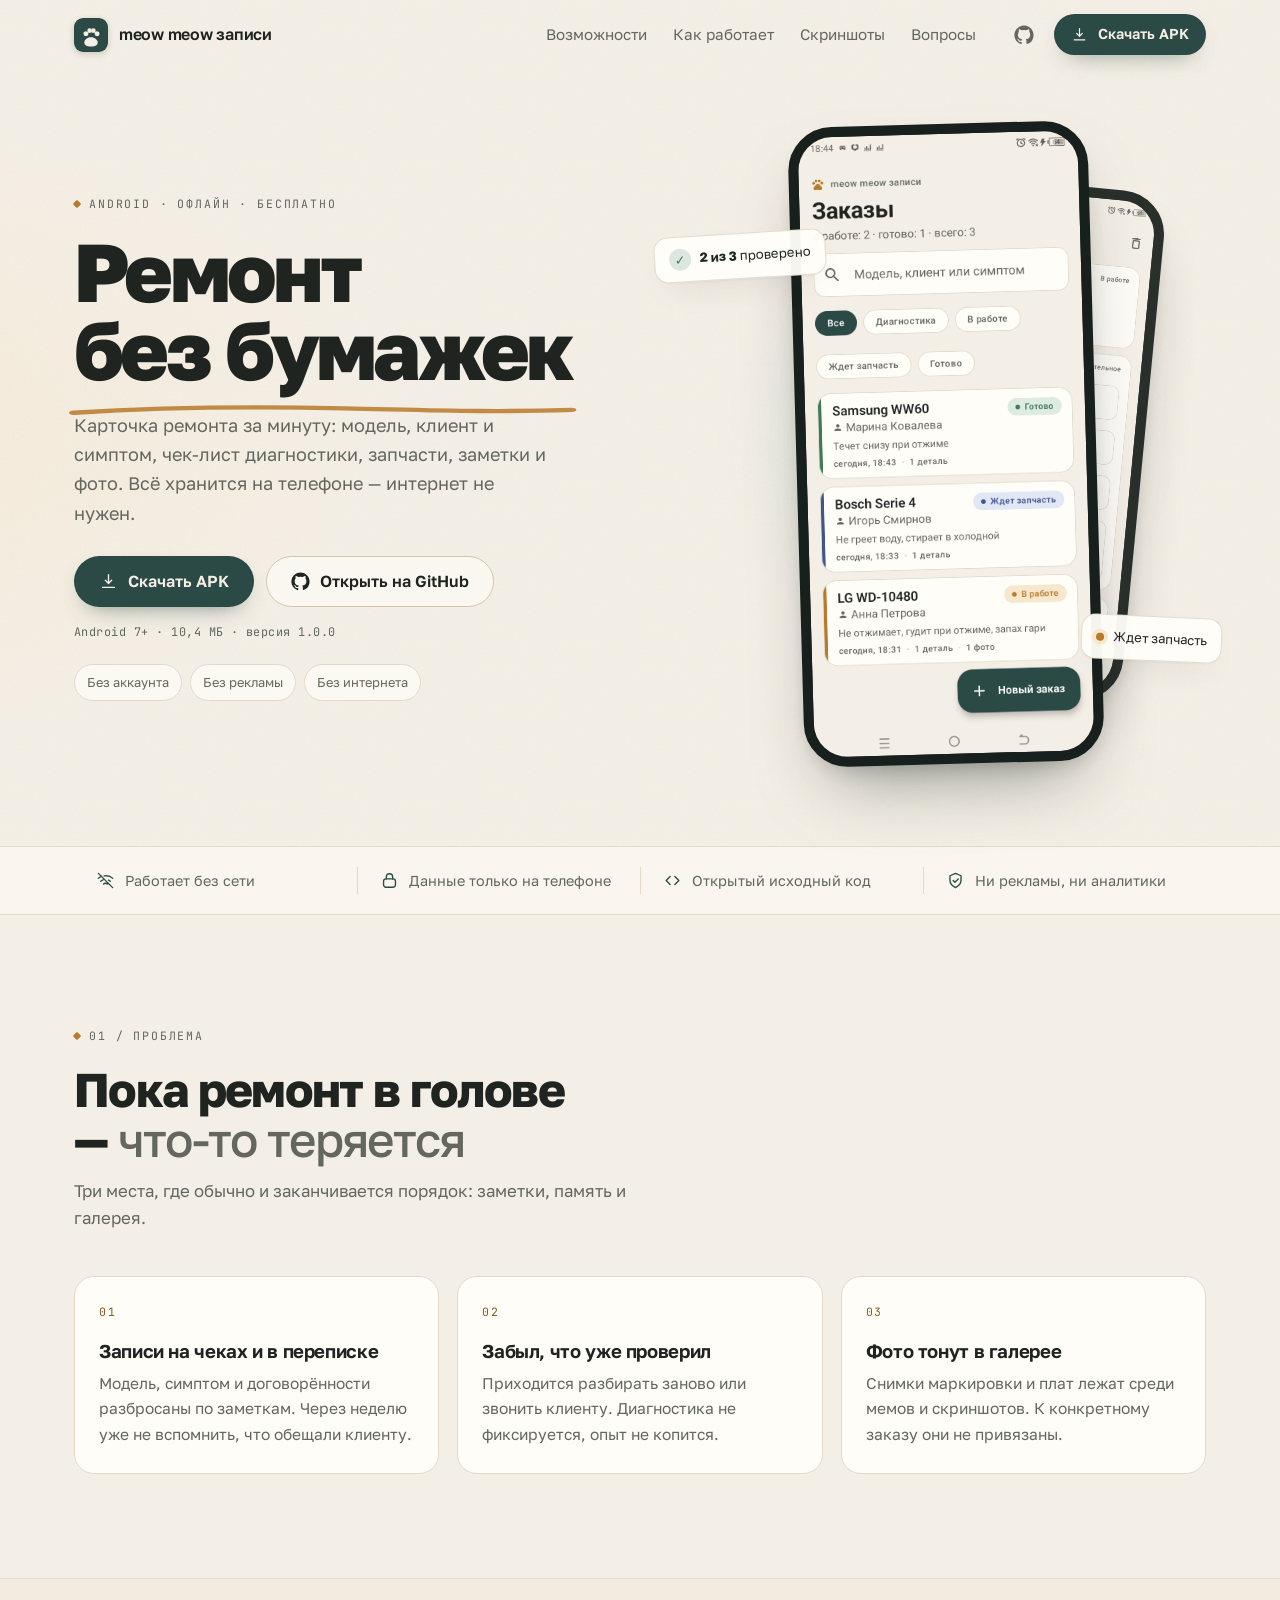
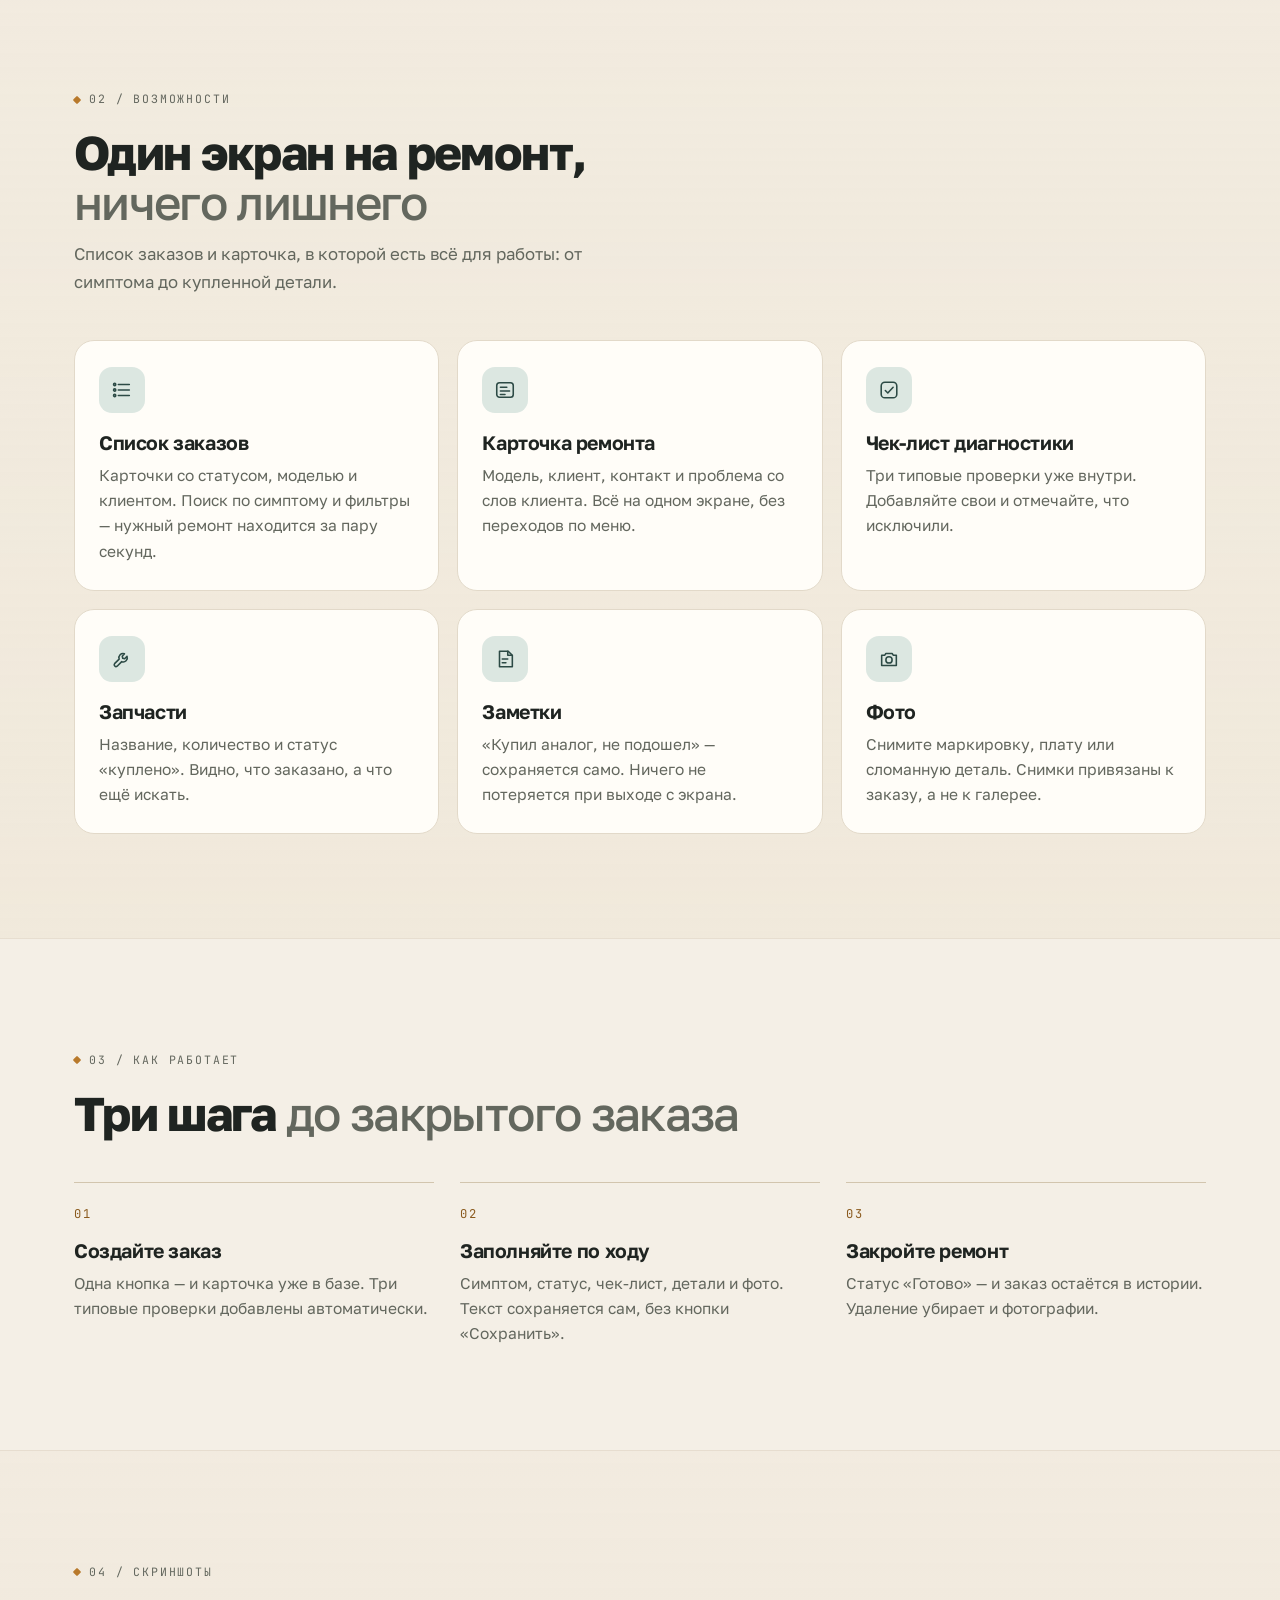
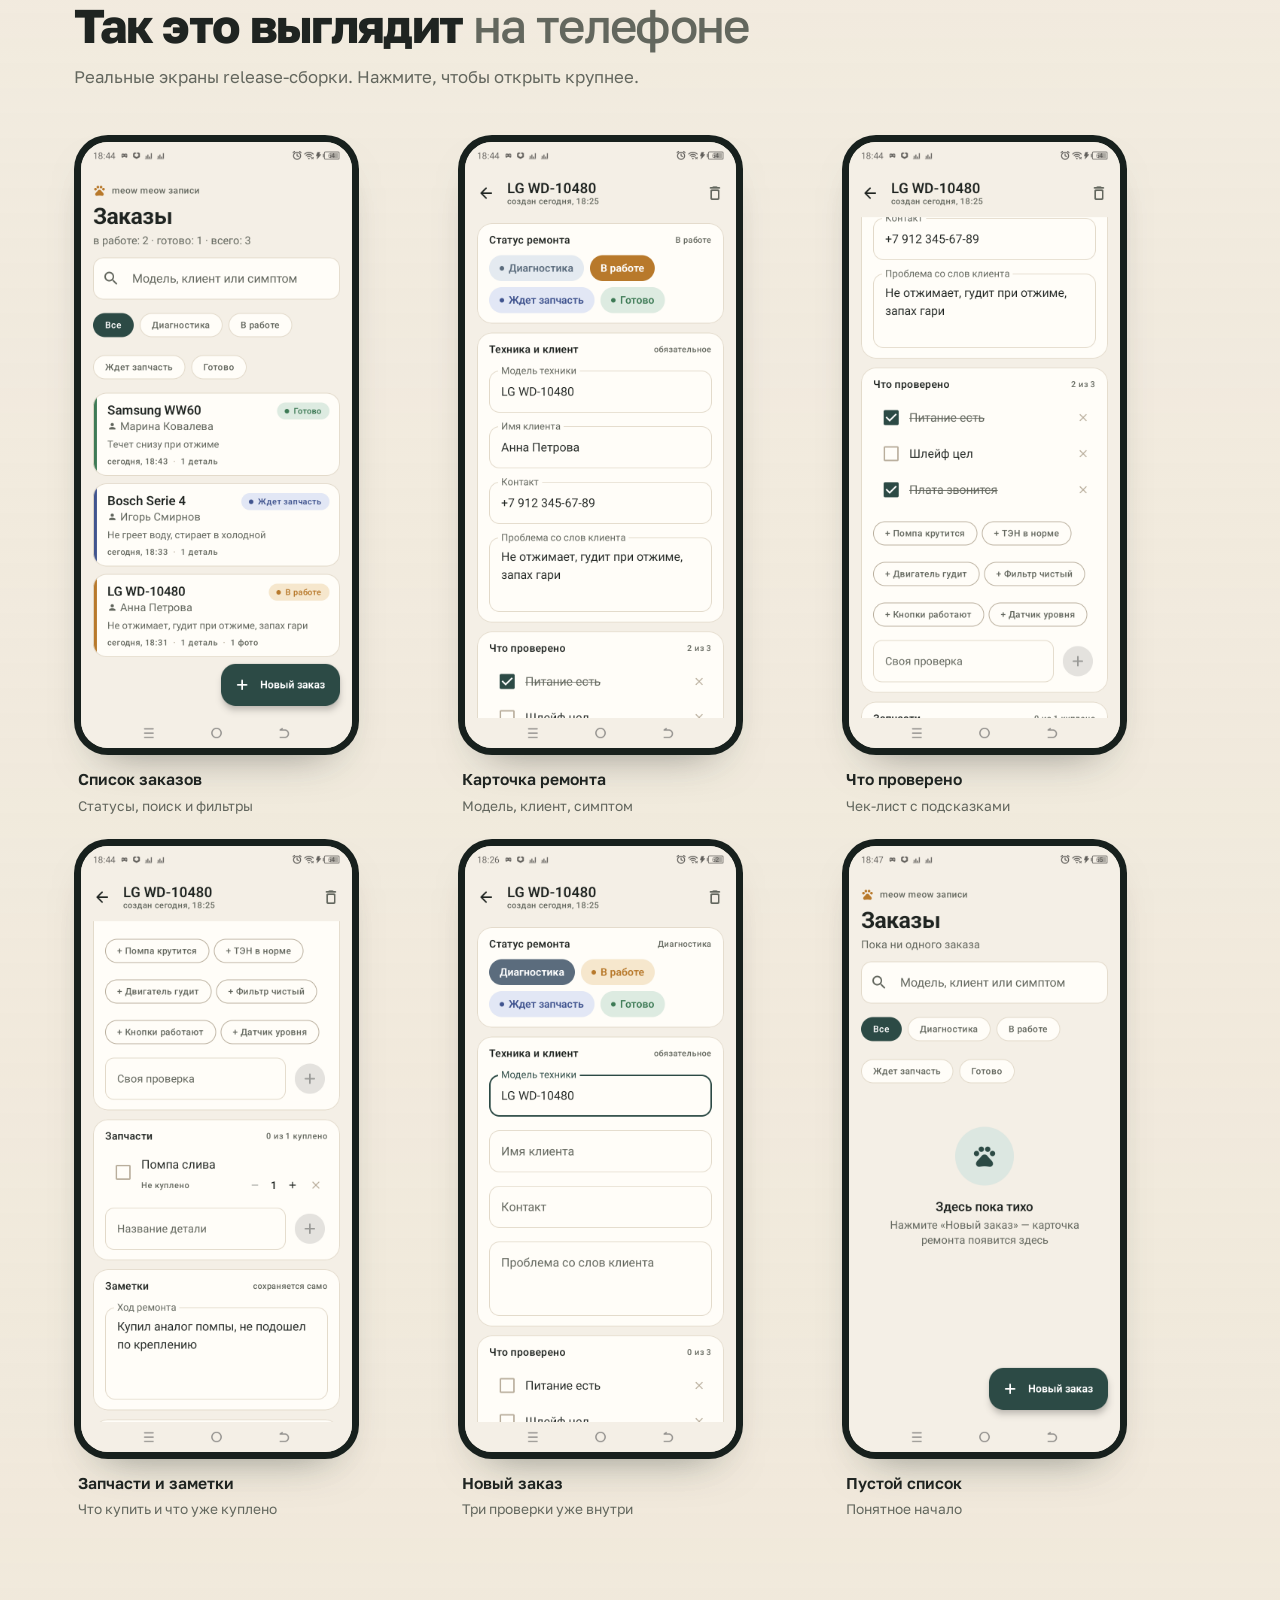
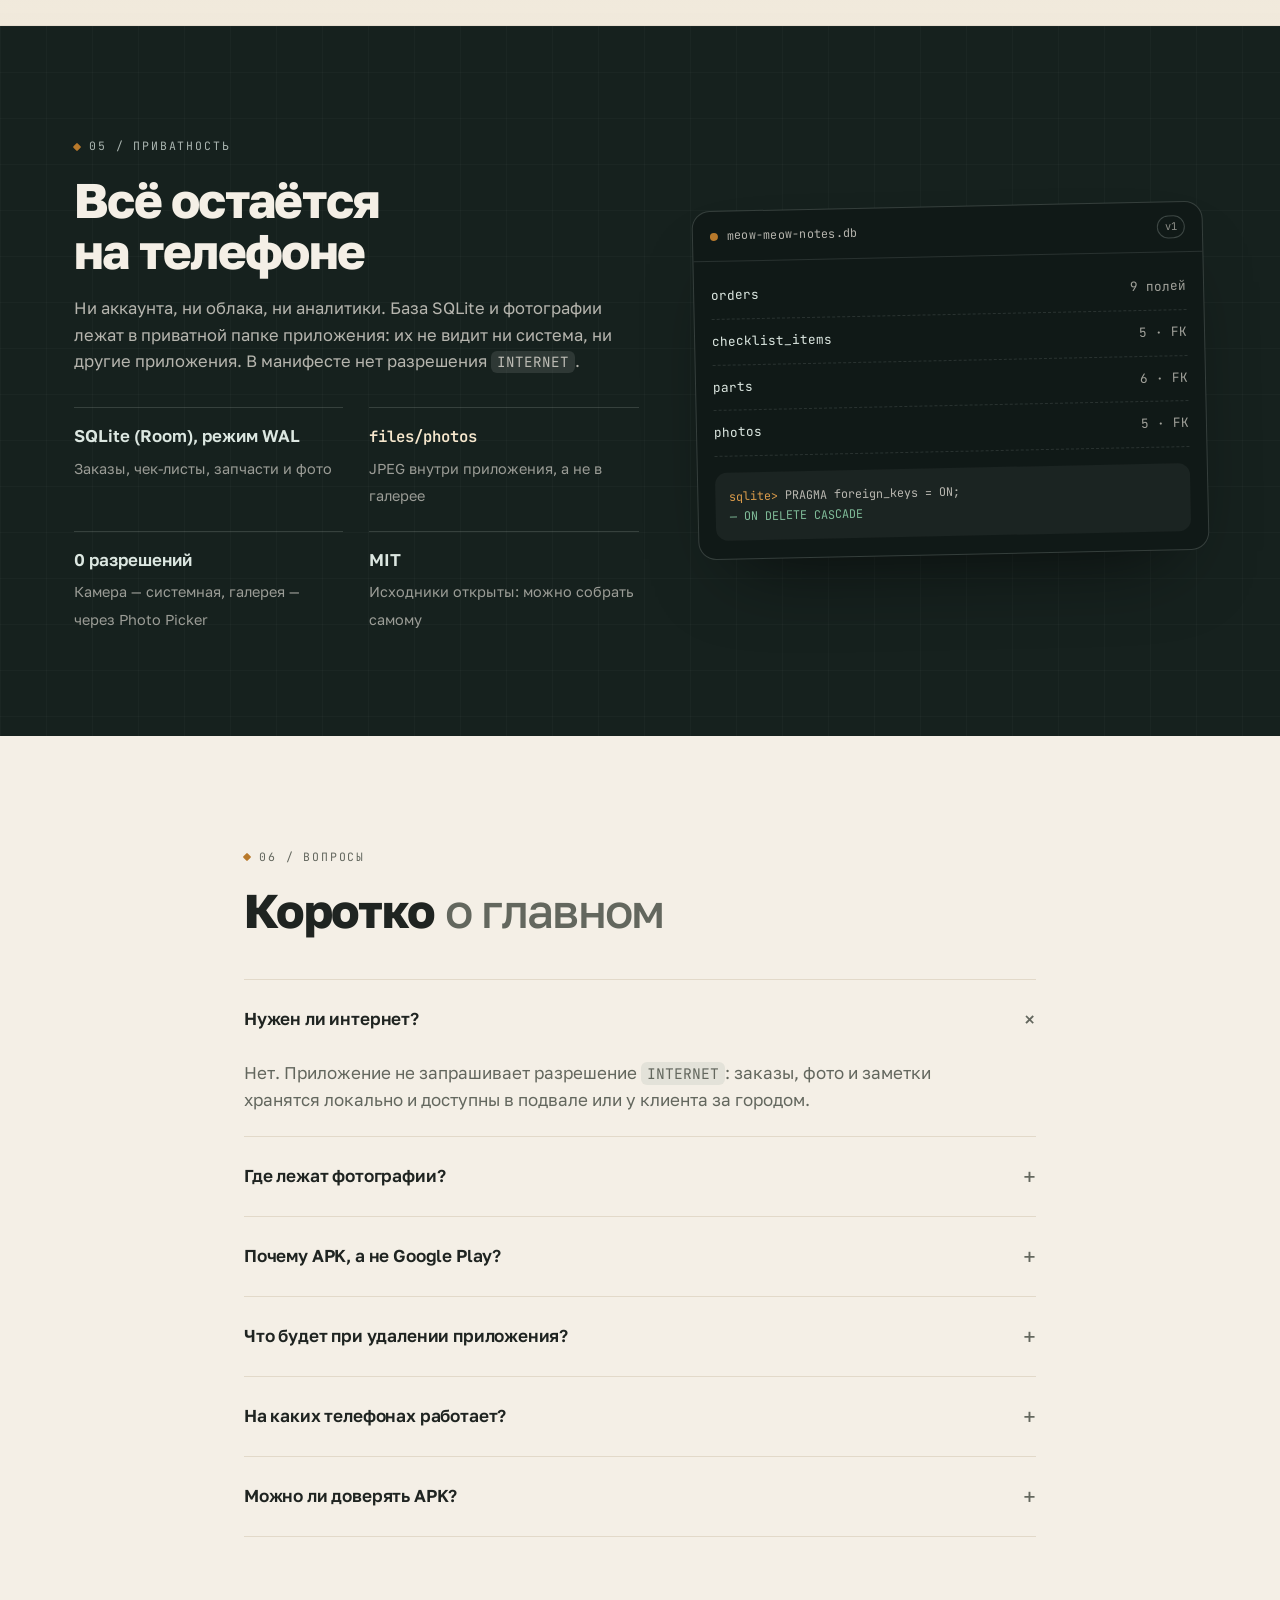
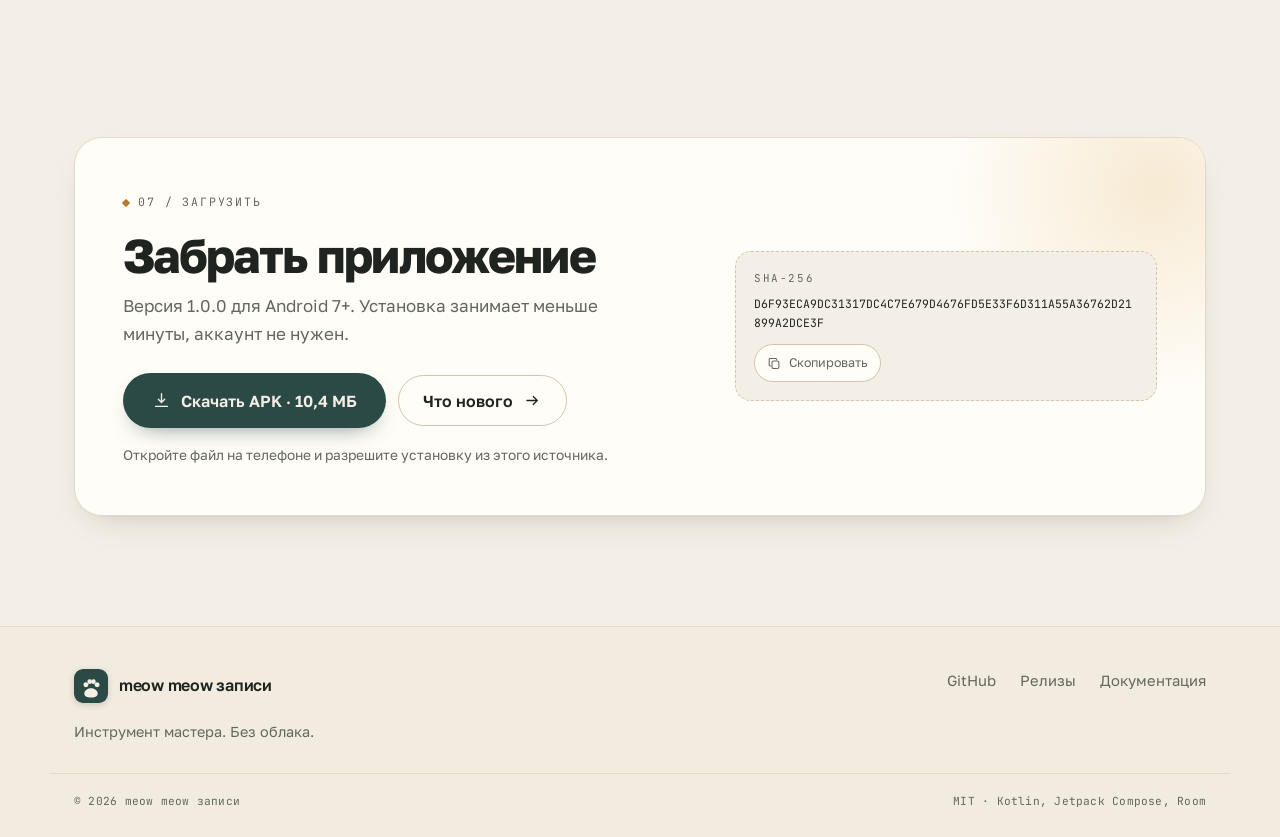
<file: index.html>
<!doctype html>
<html lang="ru">
<head>
  <meta charset="utf-8">
  <meta name="viewport" content="width=device-width, initial-scale=1">
  <title>meow meow записи — заказы и ремонт бытовой техники</title>
  <meta name="description" content="Приложение для мастера по ремонту бытовой техники: заказы, чек-лист диагностики, запчасти, заметки и фото. Android, офлайн, без аккаунта.">
  <meta name="theme-color" content="#F4EFE6">
  <meta name="color-scheme" content="light">

  <meta property="og:type" content="website">
  <meta property="og:url" content="https://kidjinbruh-del.github.io/meow-meow-site/">
  <meta property="og:title" content="meow meow записи — ремонт без бумажек">
  <meta property="og:description" content="Карточка ремонта за минуту: модель, клиент, симптом, чек-лист, запчасти и фото. Всё на телефоне, без интернета.">
  <meta property="og:image" content="https://kidjinbruh-del.github.io/meow-meow-site/assets/img/og.png">
  <meta property="og:locale" content="ru_RU">
  <meta name="twitter:card" content="summary_large_image">
  <meta name="twitter:title" content="meow meow записи — ремонт без бумажек">
  <meta name="twitter:description" content="Заказы, диагностика, запчасти и фото в одном Android-приложении. Офлайн.">
  <meta name="twitter:image" content="https://kidjinbruh-del.github.io/meow-meow-site/assets/img/og.png">

  <link rel="canonical" href="https://kidjinbruh-del.github.io/meow-meow-site/">

  <link rel="icon" href="assets/favicon.svg" type="image/svg+xml">
  <link rel="preload" href="assets/fonts/golos-text-cyrillic.woff2" as="font" type="font/woff2" crossorigin>
  <link rel="preload" href="assets/fonts/golos-text-latin.woff2" as="font" type="font/woff2" crossorigin>
  <link rel="stylesheet" href="assets/css/fonts.css">
  <link rel="stylesheet" href="assets/css/style.css">

  <script>document.documentElement.classList.add("js");</script>

  <script type="application/ld+json">
  {
    "@context": "https://schema.org",
    "@type": "SoftwareApplication",
    "name": "meow meow записи",
    "operatingSystem": "Android 7.0+",
    "applicationCategory": "BusinessApplication",
    "description": "Приложение для мастера по ремонту бытовой техники: заказы, чек-лист диагностики, запчасти, заметки и фото.",
    "offers": { "@type": "Offer", "price": "0", "priceCurrency": "RUB" },
    "softwareVersion": "1.0.0",
    "downloadUrl": "https://github.com/kidjinbruh-del/meow-meow-zapisi/releases/latest/download/meow-meow-zapisi-1.0.apk",
    "license": "https://github.com/kidjinbruh-del/meow-meow-zapisi/blob/main/LICENSE"
  }
  </script>
</head>
<body>
  <a class="skip" href="#main">Перейти к содержимому</a>

  <svg class="sprite" aria-hidden="true" focusable="false">
    <defs>
      <symbol id="i-list" viewBox="0 0 24 24">
        <path d="M8 6h12M8 12h12M8 18h12"/><circle cx="4" cy="6" r="1.2"/><circle cx="4" cy="12" r="1.2"/><circle cx="4" cy="18" r="1.2"/>
      </symbol>
      <symbol id="i-card" viewBox="0 0 24 24">
        <rect x="3" y="4" width="18" height="16" rx="3"/><path d="M7 9h7M7 13h10M7 17h5"/>
      </symbol>
      <symbol id="i-check" viewBox="0 0 24 24">
        <rect x="3.5" y="3.5" width="17" height="17" rx="4"/><path d="m8 12.5 2.7 2.7L16.5 9"/>
      </symbol>
      <symbol id="i-part" viewBox="0 0 24 24">
        <path d="M14.7 6.3a4.5 4.5 0 0 0-5.8 5.8l-5 5a2 2 0 0 0 2.8 2.8l5-5a4.5 4.5 0 0 0 5.8-5.8l-2.6 2.6-2.1-.5-.5-2.1 2.4-2.8Z"/>
      </symbol>
      <symbol id="i-note" viewBox="0 0 24 24">
        <path d="M6 3.5h9.5L20 8v12.5H6z"/><path d="M15 3.5V8h4.5M9 12h6M9 16h4"/>
      </symbol>
      <symbol id="i-camera" viewBox="0 0 24 24">
        <path d="M4 8h3.2l1.4-2h6.8l1.4 2H20v11H4z"/><circle cx="12" cy="13" r="3.4"/>
      </symbol>
      <symbol id="i-download" viewBox="0 0 24 24">
        <path d="M12 3.5v11m0 0 4-4m-4 4-4-4M4.5 19.5h15"/>
      </symbol>
      <symbol id="i-arrow" viewBox="0 0 24 24">
        <path d="M5 12h13m0 0-5-5m5 5-5 5"/>
      </symbol>
      <symbol id="i-github" viewBox="0 0 24 24">
        <path fill="currentColor" stroke="none" d="M12 .5C5.73.5.5 5.73.5 12c0 5.08 3.29 9.39 7.86 10.91.58.11.79-.25.79-.56v-2c-3.2.7-3.88-1.54-3.88-1.54-.53-1.34-1.29-1.7-1.29-1.7-1.05-.72.08-.71.08-.71 1.16.08 1.77 1.19 1.77 1.19 1.03 1.77 2.7 1.26 3.36.96.1-.75.4-1.26.73-1.55-2.55-.29-5.23-1.28-5.23-5.7 0-1.26.45-2.29 1.19-3.1-.12-.29-.52-1.46.11-3.05 0 0 .97-.31 3.18 1.18a11 11 0 0 1 5.79 0c2.2-1.49 3.17-1.18 3.17-1.18.63 1.59.23 2.76.11 3.05.74.81 1.19 1.84 1.19 3.1 0 4.43-2.69 5.41-5.25 5.69.41.36.78 1.06.78 2.14v3.17c0 .31.21.68.8.56A11.5 11.5 0 0 0 23.5 12C23.5 5.73 18.27.5 12 .5Z"/>
      </symbol>
      <symbol id="i-offline" viewBox="0 0 24 24">
        <path d="M3 3l18 18M9.5 16.5a3.5 3.5 0 0 1 5 0M6 13a8 8 0 0 1 3-1.9M18 13a8 8 0 0 0-2.2-1.5M2.8 9.3A12 12 0 0 1 7 6.7M21.2 9.3A12 12 0 0 0 12 6c-.6 0-1.2.05-1.8.15"/>
      </symbol>
      <symbol id="i-lock" viewBox="0 0 24 24">
        <rect x="4.5" y="10" width="15" height="10.5" rx="3"/><path d="M8 10V7.5a4 4 0 0 1 8 0V10"/>
      </symbol>
      <symbol id="i-code" viewBox="0 0 24 24">
        <path d="m9 7-5 5 5 5M15 7l5 5-5 5"/>
      </symbol>
      <symbol id="i-shield" viewBox="0 0 24 24">
        <path d="M12 3 5 6v5.5c0 4.4 3 7.6 7 9.5 4-1.9 7-5.1 7-9.5V6z"/><path d="m9 12 2.2 2.2L15.5 10"/>
      </symbol>
      <symbol id="i-close" viewBox="0 0 24 24">
        <path d="m6 6 12 12M18 6 6 18"/>
      </symbol>
      <symbol id="i-copy" viewBox="0 0 24 24">
        <rect x="8" y="8" width="11" height="12" rx="2.5"/><path d="M5.5 16H5a1.5 1.5 0 0 1-1.5-1.5v-9A1.5 1.5 0 0 1 5 4h9A1.5 1.5 0 0 1 15.5 5.5V6"/>
      </symbol>
      <symbol id="i-menu" viewBox="0 0 24 24">
        <path d="M4 7h16M4 12h16M4 17h16"/>
      </symbol>
      <symbol id="i-chevron" viewBox="0 0 24 24">
        <path d="m7 10 5 5 5-5"/>
      </symbol>
    </defs>
  </svg>

  <header class="nav" id="nav">
    <div class="wrap nav__inner">
      <a class="brand" href="#top" aria-label="meow meow записи — на главную">
        <span class="brand__mark" aria-hidden="true">
          <svg viewBox="0 0 64 64"><use href="#paw-mark"/></svg>
        </span>
        <span class="brand__text">meow meow записи</span>
      </a>

      <nav class="nav__links" aria-label="Основная навигация">
        <a href="#features">Возможности</a>
        <a href="#how">Как работает</a>
        <a href="#screens">Скриншоты</a>
        <a href="#faq">Вопросы</a>
      </nav>

      <div class="nav__actions">
        <a class="icon-link" href="https://github.com/kidjinbruh-del/meow-meow-zapisi" target="_blank" rel="noopener" aria-label="Репозиторий на GitHub">
          <svg class="icon" aria-hidden="true"><use href="#i-github"/></svg>
        </a>
        <a class="btn btn--small btn--primary" href="https://github.com/kidjinbruh-del/meow-meow-zapisi/releases/latest/download/meow-meow-zapisi-1.0.apk">
          <svg class="icon" aria-hidden="true"><use href="#i-download"/></svg>
          <span>Скачать APK</span>
        </a>
        <button class="nav__toggle" type="button" aria-expanded="false" aria-controls="nav-panel" aria-label="Открыть меню">
          <svg class="icon nav__icon-menu" aria-hidden="true"><use href="#i-menu"/></svg>
          <svg class="icon nav__icon-close" aria-hidden="true"><use href="#i-close"/></svg>
        </button>
      </div>
    </div>

    <div class="nav__panel" id="nav-panel" hidden>
      <a href="#features">Возможности</a>
      <a href="#how">Как работает</a>
      <a href="#screens">Скриншоты</a>
      <a href="#faq">Вопросы</a>
      <a href="https://github.com/kidjinbruh-del/meow-meow-zapisi" target="_blank" rel="noopener">GitHub</a>
    </div>
  </header>

  <main id="main">
    <section class="hero" id="top">
      <div class="wrap hero__grid">
        <div class="hero__copy">
          <p class="eyebrow reveal"><span class="eyebrow__dot" aria-hidden="true"></span>Android · офлайн · бесплатно</p>
          <h1 class="reveal">Ремонт<br><span class="marked">без бумажек<svg class="marked__line" viewBox="0 0 300 18" preserveAspectRatio="none" aria-hidden="true"><path d="M3 12c48-7 104-9 160-6 44 2 86 6 134 2"/></svg></span></h1>
          <p class="hero__lead reveal">Карточка ремонта за минуту: модель, клиент и симптом, чек-лист диагностики, запчасти, заметки и фото. Всё хранится на телефоне — интернет не нужен.</p>

          <div class="actions reveal">
            <a class="btn btn--primary" href="https://github.com/kidjinbruh-del/meow-meow-zapisi/releases/latest/download/meow-meow-zapisi-1.0.apk">
              <svg class="icon" aria-hidden="true"><use href="#i-download"/></svg>
              Скачать APK
            </a>
            <a class="btn btn--ghost" href="https://github.com/kidjinbruh-del/meow-meow-zapisi" target="_blank" rel="noopener">
              <svg class="icon" aria-hidden="true"><use href="#i-github"/></svg>
              Открыть на GitHub
            </a>
          </div>

          <p class="hero__meta reveal">Android 7+ · 10,4 МБ · версия 1.0.0</p>

          <ul class="chips reveal" aria-label="Коротко о приложении">
            <li>Без аккаунта</li>
            <li>Без рекламы</li>
            <li>Без интернета</li>
          </ul>
        </div>

        <div class="hero__art reveal" aria-hidden="false">
          <div class="phone phone--back" aria-hidden="true">
            <img src="assets/img/screen-order.png" alt="" width="720" height="1612" loading="eager" decoding="async">
          </div>
          <div class="phone phone--main">
            <img src="assets/img/screen-orders.png" alt="Список заказов в приложении: три ремонта со статусами «В работе», «Ждет запчасть» и «Готово»" width="720" height="1612" loading="eager" decoding="async">
          </div>
          <div class="float float--check">
            <span class="float__tick" aria-hidden="true">✓</span>
            <span><b>2 из 3</b> проверено</span>
          </div>
          <div class="float float--status">
            <span class="float__dot" aria-hidden="true"></span>
            Ждет запчасть
          </div>
        </div>
      </div>
    </section>

    <section class="strip" aria-label="Ключевые свойства">
      <div class="wrap strip__grid">
        <div class="strip__item">
          <svg class="icon" aria-hidden="true"><use href="#i-offline"/></svg>
          <span>Работает без сети</span>
        </div>
        <div class="strip__item">
          <svg class="icon" aria-hidden="true"><use href="#i-lock"/></svg>
          <span>Данные только на телефоне</span>
        </div>
        <div class="strip__item">
          <svg class="icon" aria-hidden="true"><use href="#i-code"/></svg>
          <span>Открытый исходный код</span>
        </div>
        <div class="strip__item">
          <svg class="icon" aria-hidden="true"><use href="#i-shield"/></svg>
          <span>Ни рекламы, ни аналитики</span>
        </div>
      </div>
    </section>

    <section class="section" id="problem">
      <div class="wrap">
        <div class="section__head">
          <p class="eyebrow"><span class="eyebrow__dot" aria-hidden="true"></span>01 / Проблема</p>
          <h2>Пока ремонт в голове — <span class="soft">что-то теряется</span></h2>
          <p class="lead">Три места, где обычно и заканчивается порядок: заметки, память и галерея.</p>
        </div>

        <div class="grid grid--3">
          <article class="card card--problem reveal">
            <span class="card__index">01</span>
            <h3>Записи на чеках и в переписке</h3>
            <p>Модель, симптом и договорённости разбросаны по заметкам. Через неделю уже не вспомнить, что обещали клиенту.</p>
          </article>
          <article class="card card--problem reveal">
            <span class="card__index">02</span>
            <h3>Забыл, что уже проверил</h3>
            <p>Приходится разбирать заново или звонить клиенту. Диагностика не фиксируется, опыт не копится.</p>
          </article>
          <article class="card card--problem reveal">
            <span class="card__index">03</span>
            <h3>Фото тонут в галерее</h3>
            <p>Снимки маркировки и плат лежат среди мемов и скриншотов. К конкретному заказу они не привязаны.</p>
          </article>
        </div>
      </div>
    </section>

    <section class="section section--tint" id="features">
      <div class="wrap">
        <div class="section__head">
          <p class="eyebrow"><span class="eyebrow__dot" aria-hidden="true"></span>02 / Возможности</p>
          <h2>Один экран на ремонт, <span class="soft">ничего лишнего</span></h2>
          <p class="lead">Список заказов и карточка, в которой есть всё для работы: от симптома до купленной детали.</p>
        </div>

        <div class="grid grid--3">
          <article class="card card--feature reveal">
            <span class="card__icon"><svg class="icon" aria-hidden="true"><use href="#i-list"/></svg></span>
            <h3>Список заказов</h3>
            <p>Карточки со статусом, моделью и клиентом. Поиск по симптому и фильтры — нужный ремонт находится за пару секунд.</p>
          </article>
          <article class="card card--feature reveal">
            <span class="card__icon"><svg class="icon" aria-hidden="true"><use href="#i-card"/></svg></span>
            <h3>Карточка ремонта</h3>
            <p>Модель, клиент, контакт и проблема со слов клиента. Всё на одном экране, без переходов по меню.</p>
          </article>
          <article class="card card--feature reveal">
            <span class="card__icon"><svg class="icon" aria-hidden="true"><use href="#i-check"/></svg></span>
            <h3>Чек-лист диагностики</h3>
            <p>Три типовые проверки уже внутри. Добавляйте свои и отмечайте, что исключили.</p>
          </article>
          <article class="card card--feature reveal">
            <span class="card__icon"><svg class="icon" aria-hidden="true"><use href="#i-part"/></svg></span>
            <h3>Запчасти</h3>
            <p>Название, количество и статус «куплено». Видно, что заказано, а что ещё искать.</p>
          </article>
          <article class="card card--feature reveal">
            <span class="card__icon"><svg class="icon" aria-hidden="true"><use href="#i-note"/></svg></span>
            <h3>Заметки</h3>
            <p>«Купил аналог, не подошел» — сохраняется само. Ничего не потеряется при выходе с экрана.</p>
          </article>
          <article class="card card--feature reveal">
            <span class="card__icon"><svg class="icon" aria-hidden="true"><use href="#i-camera"/></svg></span>
            <h3>Фото</h3>
            <p>Снимите маркировку, плату или сломанную деталь. Снимки привязаны к заказу, а не к галерее.</p>
          </article>
        </div>
      </div>
    </section>

    <section class="section" id="how">
      <div class="wrap">
        <div class="section__head">
          <p class="eyebrow"><span class="eyebrow__dot" aria-hidden="true"></span>03 / Как работает</p>
          <h2>Три шага <span class="soft">до закрытого заказа</span></h2>
        </div>

        <ol class="steps">
          <li class="step reveal">
            <span class="step__num">01</span>
            <h3>Создайте заказ</h3>
            <p>Одна кнопка — и карточка уже в базе. Три типовые проверки добавлены автоматически.</p>
          </li>
          <li class="step reveal">
            <span class="step__num">02</span>
            <h3>Заполняйте по ходу</h3>
            <p>Симптом, статус, чек-лист, детали и фото. Текст сохраняется сам, без кнопки «Сохранить».</p>
          </li>
          <li class="step reveal">
            <span class="step__num">03</span>
            <h3>Закройте ремонт</h3>
            <p>Статус «Готово» — и заказ остаётся в истории. Удаление убирает и фотографии.</p>
          </li>
        </ol>
      </div>
    </section>

    <section class="section section--tint" id="screens">
      <div class="wrap">
        <div class="section__head">
          <p class="eyebrow"><span class="eyebrow__dot" aria-hidden="true"></span>04 / Скриншоты</p>
          <h2>Так это выглядит <span class="soft">на телефоне</span></h2>
          <p class="lead">Реальные экраны release-сборки. Нажмите, чтобы открыть крупнее.</p>
        </div>

        <div class="shots">
          <button class="shot reveal" type="button" data-full="assets/img/screen-orders.png" data-caption="Список заказов">
            <span class="shot__frame"><img src="assets/img/screen-orders.png" alt="Список заказов" width="720" height="1612" loading="lazy" decoding="async"></span>
            <span class="shot__caption"><b>Список заказов</b><span>Статусы, поиск и фильтры</span></span>
          </button>
          <button class="shot reveal" type="button" data-full="assets/img/screen-order.png" data-caption="Карточка ремонта">
            <span class="shot__frame"><img src="assets/img/screen-order.png" alt="Карточка ремонта" width="720" height="1612" loading="lazy" decoding="async"></span>
            <span class="shot__caption"><b>Карточка ремонта</b><span>Модель, клиент, симптом</span></span>
          </button>
          <button class="shot reveal" type="button" data-full="assets/img/screen-checklist.png" data-caption="Что проверено">
            <span class="shot__frame"><img src="assets/img/screen-checklist.png" alt="Чек-лист диагностики" width="720" height="1612" loading="lazy" decoding="async"></span>
            <span class="shot__caption"><b>Что проверено</b><span>Чек-лист с подсказками</span></span>
          </button>
          <button class="shot reveal" type="button" data-full="assets/img/screen-parts.png" data-caption="Запчасти и заметки">
            <span class="shot__frame"><img src="assets/img/screen-parts.png" alt="Запчасти и заметки" width="720" height="1612" loading="lazy" decoding="async"></span>
            <span class="shot__caption"><b>Запчасти и заметки</b><span>Что купить и что уже куплено</span></span>
          </button>
          <button class="shot reveal" type="button" data-full="assets/img/screen-new.png" data-caption="Новый заказ">
            <span class="shot__frame"><img src="assets/img/screen-new.png" alt="Новый заказ" width="720" height="1612" loading="lazy" decoding="async"></span>
            <span class="shot__caption"><b>Новый заказ</b><span>Три проверки уже внутри</span></span>
          </button>
          <button class="shot reveal" type="button" data-full="assets/img/screen-empty.png" data-caption="Пустой список">
            <span class="shot__frame"><img src="assets/img/screen-empty.png" alt="Пустой список заказов" width="720" height="1612" loading="lazy" decoding="async"></span>
            <span class="shot__caption"><b>Пустой список</b><span>Понятное начало</span></span>
          </button>
        </div>
      </div>
    </section>

    <section class="privacy" id="privacy">
      <div class="wrap privacy__grid">
        <div>
          <p class="eyebrow eyebrow--light"><span class="eyebrow__dot" aria-hidden="true"></span>05 / Приватность</p>
          <h2 class="privacy__title">Всё остаётся<br>на телефоне</h2>
          <p class="privacy__lead">Ни аккаунта, ни облака, ни аналитики. База SQLite и фотографии лежат в приватной папке приложения: их не видит ни система, ни другие приложения. В манифесте нет разрешения <code>INTERNET</code>.</p>

          <ul class="privacy__list">
            <li>
              <b>SQLite (Room), режим WAL</b>
              <span>Заказы, чек-листы, запчасти и фото</span>
            </li>
            <li>
              <b><code>files/photos</code></b>
              <span>JPEG внутри приложения, а не в галерее</span>
            </li>
            <li>
              <b>0 разрешений</b>
              <span>Камера — системная, галерея — через Photo Picker</span>
            </li>
            <li>
              <b>MIT</b>
              <span>Исходники открыты: можно собрать самому</span>
            </li>
          </ul>
        </div>

        <div class="db-card" aria-label="Структура базы данных">
          <div class="db-card__bar">
            <span class="db-card__dot" aria-hidden="true"></span>
            <span class="db-card__name">meow-meow-notes.db</span>
            <span class="db-card__badge">v1</span>
          </div>
          <div class="db-card__body">
            <div class="db-row"><span class="db-row__table">orders</span><span class="db-row__count">9 полей</span></div>
            <div class="db-row"><span class="db-row__table">checklist_items</span><span class="db-row__count">5 · FK</span></div>
            <div class="db-row"><span class="db-row__table">parts</span><span class="db-row__count">6 · FK</span></div>
            <div class="db-row"><span class="db-row__table">photos</span><span class="db-row__count">5 · FK</span></div>
            <div class="db-card__sql">
              <span class="db-card__prompt">sqlite&gt;</span> PRAGMA foreign_keys = ON;<br>
              <span class="db-card__ok">— ON DELETE CASCADE</span>
            </div>
          </div>
        </div>
      </div>
    </section>

    <section class="section" id="faq">
      <div class="wrap wrap--narrow">
        <div class="section__head">
          <p class="eyebrow"><span class="eyebrow__dot" aria-hidden="true"></span>06 / Вопросы</p>
          <h2>Коротко <span class="soft">о главном</span></h2>
        </div>

        <div class="faq">
          <details class="faq__item" open>
            <summary>Нужен ли интернет?</summary>
            <div class="faq__answer"><p>Нет. Приложение не запрашивает разрешение <code>INTERNET</code>: заказы, фото и заметки хранятся локально и доступны в подвале или у клиента за городом.</p></div>
          </details>
          <details class="faq__item">
            <summary>Где лежат фотографии?</summary>
            <div class="faq__answer"><p>В приватной папке <code>files/photos</code> внутри приложения. В системную галерею они не попадают и не смешиваются с личными снимками.</p></div>
          </details>
          <details class="faq__item">
            <summary>Почему APK, а не Google Play?</summary>
            <div class="faq__answer"><p>Приложение распространяется напрямую: так обновления выходят быстрее. APK подписан, SHA-256 опубликован в релизе, исходный код открыт.</p></div>
          </details>
          <details class="faq__item">
            <summary>Что будет при удалении приложения?</summary>
            <div class="faq__answer"><p>База и фотографии удалятся вместе с ним: отдельного резервного копирования пока нет. Экспорт в ZIP — в планах.</p></div>
          </details>
          <details class="faq__item">
            <summary>На каких телефонах работает?</summary>
            <div class="faq__answer"><p>Android 7.0 и новее. Проверено на TECNO BF7 (Android 12); интерфейс рассчитан на экраны от 360 dp.</p></div>
          </details>
          <details class="faq__item">
            <summary>Можно ли доверять APK?</summary>
            <div class="faq__answer"><p>Исходный код лежит на GitHub, релиз собран из него. Можно проверить код, собрать APK самостоятельно или сравнить SHA-256 с указанным ниже.</p></div>
          </details>
        </div>
      </div>
    </section>

    <section class="section section--download" id="download">
      <div class="wrap">
        <div class="download">
          <div class="download__copy">
            <p class="eyebrow"><span class="eyebrow__dot" aria-hidden="true"></span>07 / Загрузить</p>
            <h2>Забрать приложение</h2>
            <p class="download__lead">Версия 1.0.0 для Android 7+. Установка занимает меньше минуты, аккаунт не нужен.</p>
            <div class="actions">
              <a class="btn btn--primary btn--large" href="https://github.com/kidjinbruh-del/meow-meow-zapisi/releases/latest/download/meow-meow-zapisi-1.0.apk">
                <svg class="icon" aria-hidden="true"><use href="#i-download"/></svg>
                Скачать APK · 10,4 МБ
              </a>
              <a class="btn btn--ghost" href="https://github.com/kidjinbruh-del/meow-meow-zapisi/releases/tag/v1.0.0" target="_blank" rel="noopener">
                Что нового
                <svg class="icon" aria-hidden="true"><use href="#i-arrow"/></svg>
              </a>
            </div>
            <p class="download__note">Откройте файл на телефоне и разрешите установку из этого источника.</p>
          </div>

          <div class="download__sha">
            <span class="download__sha-label">SHA-256</span>
            <code id="sha">D6F93ECA9DC31317DC4C7E679D4676FD5E33F6D311A55A36762D21899A2DCE3F</code>
            <button class="copy" type="button" data-copy="D6F93ECA9DC31317DC4C7E679D4676FD5E33F6D311A55A36762D21899A2DCE3F">
              <svg class="icon" aria-hidden="true"><use href="#i-copy"/></svg>
              <span>Скопировать</span>
            </button>
          </div>
        </div>
      </div>
    </section>
  </main>

  <footer class="footer">
    <div class="wrap footer__grid">
      <div class="footer__brand">
        <span class="brand">
          <span class="brand__mark" aria-hidden="true">
            <svg viewBox="0 0 64 64"><use href="#paw-mark"/></svg>
          </span>
          <span class="brand__text">meow meow записи</span>
        </span>
        <p>Инструмент мастера. Без облака.</p>
      </div>

      <nav class="footer__links" aria-label="Ссылки">
        <a href="https://github.com/kidjinbruh-del/meow-meow-zapisi" target="_blank" rel="noopener">GitHub</a>
        <a href="https://github.com/kidjinbruh-del/meow-meow-zapisi/releases" target="_blank" rel="noopener">Релизы</a>
        <a href="https://github.com/kidjinbruh-del/meow-meow-zapisi#readme" target="_blank" rel="noopener">Документация</a>
      </nav>
    </div>
    <div class="wrap footer__bottom">
      <span>© <span id="year">2026</span> meow meow записи</span>
      <span>MIT · Kotlin, Jetpack Compose, Room</span>
    </div>
  </footer>

  <div class="lightbox" id="lightbox" role="dialog" aria-modal="true" aria-label="Просмотр скриншота" hidden>
    <button class="lightbox__close" type="button" aria-label="Закрыть">
      <svg class="icon" aria-hidden="true"><use href="#i-close"/></svg>
    </button>
    <button class="lightbox__nav lightbox__nav--prev" type="button" aria-label="Предыдущий скриншот">←</button>
    <figure class="lightbox__figure">
      <img id="lightbox-img" alt="">
      <figcaption id="lightbox-caption"></figcaption>
    </figure>
    <button class="lightbox__nav lightbox__nav--next" type="button" aria-label="Следующий скриншот">→</button>
  </div>

  <svg class="paw-defs" aria-hidden="true" focusable="false">
    <symbol id="paw-mark" viewBox="0 0 64 64">
      <rect width="64" height="64" rx="14" fill="#2C4A45"/>
      <path fill="#F4EFE6" d="M32 36c7.2 0 12.6 4.8 12.6 10.1 0 5-4.6 7.5-12.6 7.5s-12.6-2.5-12.6-7.5C19.4 40.8 24.8 36 32 36Z"/>
      <circle fill="#F4EFE6" cx="22.5" cy="29.5" r="4.7"/>
      <circle fill="#F4EFE6" cx="29.4" cy="23.8" r="4.3"/>
      <circle fill="#F4EFE6" cx="36.6" cy="23.8" r="4.3"/>
      <circle fill="#F4EFE6" cx="43.5" cy="29.5" r="4.7"/>
    </symbol>
  </svg>

  <script src="assets/js/main.js" defer></script>
</body>
</html>
</file>
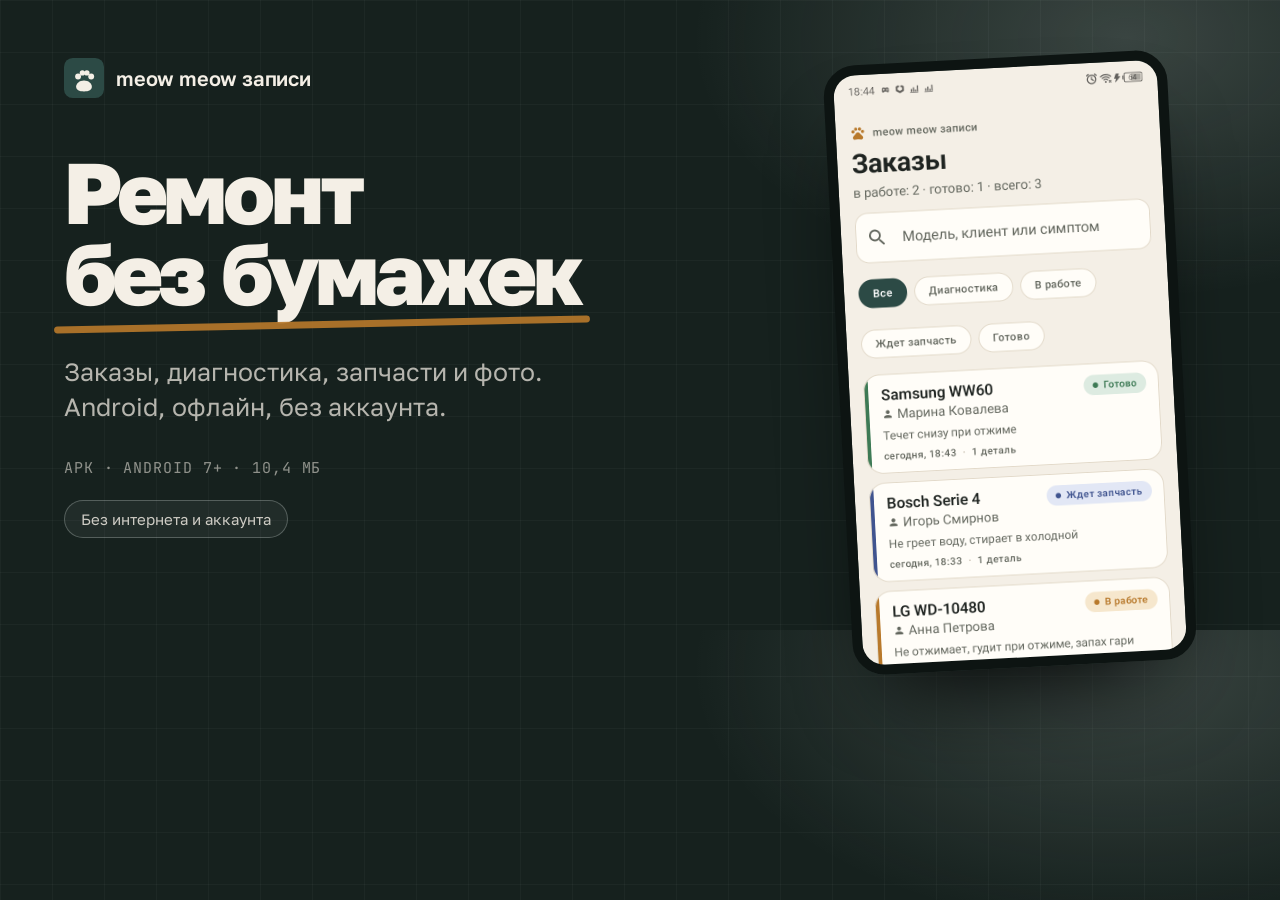
<file: tools/og.html>
<!doctype html>
<html lang="ru">
<head>
  <meta charset="utf-8">
  <link rel="stylesheet" href="../assets/css/fonts.css">
  <style>
    :root { --paper:#f4efe6; --brand:#16211e; --amber:#b8792b; }
    * { box-sizing: border-box; }
    body {
      margin: 0; width: 1200px; height: 630px; overflow: hidden;
      font-family: "Golos Text", sans-serif;
      background:
        radial-gradient(700px 420px at 88% 6%, rgba(220,231,225,.18), transparent 62%),
        linear-gradient(rgba(255,255,255,.03) 1px, transparent 1px) 0 0 / 100% 52px,
        linear-gradient(90deg, rgba(255,255,255,.03) 1px, transparent 1px) 0 0 / 52px 100%,
        var(--brand);
      color: var(--paper);
    }
    .og { position: relative; height: 100%; padding: 58px 64px; display: flex; }
    .og__left { width: 58%; position: relative; z-index: 2; }
    .brand { display: flex; align-items: center; gap: 12px; font-size: 20px; font-weight: 600; letter-spacing: -.01em; }
    .brand img { width: 40px; height: 40px; }
    h1 { margin: 54px 0 18px; font-size: 86px; line-height: .94; letter-spacing: -.05em; font-weight: 800; }
    h1 em { font-style: normal; position: relative; display: inline-block; }
    h1 em::after {
      content: ""; position: absolute; left: -2%; right: -2%; bottom: -14px; height: 7px;
      background: var(--amber); border-radius: 99px; transform: rotate(-1.2deg); opacity: .9;
    }
    p { margin: 40px 0 0; font-size: 25px; line-height: 1.4; color: rgba(244,239,230,.72); max-width: 520px; }
    .meta { margin-top: 34px; font-family: "JetBrains Mono", monospace; font-size: 15px; letter-spacing: .06em; color: rgba(244,239,230,.55); }
    .pill {
      display: inline-block; margin-top: 22px; padding: 9px 16px; border-radius: 999px;
      border: 1px solid rgba(220,231,225,.28); background: rgba(255,255,255,.05);
      font-size: 15px; color: rgba(244,239,230,.82);
    }
    .og__right { position: absolute; right: 34px; top: 58px; width: 344px; height: 610px; overflow: hidden;
      border-radius: 32px; border: 10px solid #0d1412; box-shadow: 0 50px 90px -40px rgba(0,0,0,.9);
      transform: rotate(-3deg); transform-origin: 50% 0;
    }
    .og__right img { display: block; width: 100%; }
  </style>
</head>
<body>
  <div class="og">
    <div class="og__left">
      <div class="brand"><img src="../assets/favicon.svg" alt="">meow meow записи</div>
      <h1>Ремонт<br><em>без бумажек</em></h1>
      <p>Заказы, диагностика, запчасти и фото.<br>Android, офлайн, без аккаунта.</p>
      <div class="meta">APK · ANDROID 7+ · 10,4 МБ</div>
      <div><span class="pill">Без интернета и аккаунта</span></div>
    </div>
    <div class="og__right">
      <img src="../assets/img/screen-orders.png" alt="">
    </div>
  </div>
</body>
</html>
</file>
<file: assets/css/fonts.css>
/* Локальные сабсеты Google Fonts (OFL). Сгенерировано tools/fetch_fonts.py. */

@font-face {
  font-family: 'Golos Text';
  font-style: normal;
  font-weight: 400 800;
  font-display: swap;
  src: url('../fonts/golos-text-cyrillic.woff2') format('woff2');
  unicode-range: U+0301, U+0400-045F, U+0490-0491, U+04B0-04B1, U+2116;
}

@font-face {
  font-family: 'Golos Text';
  font-style: normal;
  font-weight: 400 800;
  font-display: swap;
  src: url('../fonts/golos-text-latin-ext.woff2') format('woff2');
  unicode-range: U+0100-02BA, U+02BD-02C5, U+02C7-02CC, U+02CE-02D7, U+02DD-02FF, U+0304, U+0308, U+0329, U+1D00-1DBF, U+1E00-1E9F, U+1EF2-1EFF, U+2020, U+20A0-20AB, U+20AD-20C4, U+2113, U+2C60-2C7F, U+A720-A7FF;
}

@font-face {
  font-family: 'Golos Text';
  font-style: normal;
  font-weight: 400 800;
  font-display: swap;
  src: url('../fonts/golos-text-latin.woff2') format('woff2');
  unicode-range: U+0000-00FF, U+0131, U+0152-0153, U+02BB-02BC, U+02C6, U+02DA, U+02DC, U+0304, U+0308, U+0329, U+2000-206F, U+20AC, U+2122, U+2191, U+2193, U+2212, U+2215, U+FEFF, U+FFFD;
}

@font-face {
  font-family: 'JetBrains Mono';
  font-style: normal;
  font-weight: 400 600;
  font-display: swap;
  src: url('../fonts/jetbrains-mono-cyrillic.woff2') format('woff2');
  unicode-range: U+0301, U+0400-045F, U+0490-0491, U+04B0-04B1, U+2116;
}

@font-face {
  font-family: 'JetBrains Mono';
  font-style: normal;
  font-weight: 400 600;
  font-display: swap;
  src: url('../fonts/jetbrains-mono-latin-ext.woff2') format('woff2');
  unicode-range: U+0100-02BA, U+02BD-02C5, U+02C7-02CC, U+02CE-02D7, U+02DD-02FF, U+0304, U+0308, U+0329, U+1D00-1DBF, U+1E00-1E9F, U+1EF2-1EFF, U+2020, U+20A0-20AB, U+20AD-20C4, U+2113, U+2C60-2C7F, U+A720-A7FF;
}

@font-face {
  font-family: 'JetBrains Mono';
  font-style: normal;
  font-weight: 400 600;
  font-display: swap;
  src: url('../fonts/jetbrains-mono-latin.woff2') format('woff2');
  unicode-range: U+0000-00FF, U+0131, U+0152-0153, U+02BB-02BC, U+02C6, U+02DA, U+02DC, U+0304, U+0308, U+0329, U+2000-206F, U+20AC, U+2122, U+2191, U+2193, U+2212, U+2215, U+FEFF, U+FFFD;
}
</file>
<file: assets/css/style.css>
/* meow meow записи — лендинг
   Палитра и типографика повторяют приложение: тёплая бумага, графитовый зелёный, янтарь. */

:root {
  --paper: #f4efe6;
  --paper-2: #efe7d8;
  --surface: #fffdf8;
  --ink: #1f2421;
  --muted: #63675e;
  --line: #e2d9c9;
  --line-strong: #d2c5ae;
  --brand: #2c4a45;
  --brand-deep: #16211e;
  --mint: #dce7e1;
  --mint-2: #eef3ef;
  --amber: #b8792b;
  --amber-deep: #8a5a1e;
  --amber-soft: #f6e7cd;
  --green: #3d7a55;
  --blue: #40548f;

  --wrap: 1180px;
  --radius: 20px;
  --radius-sm: 14px;

  --shadow-1: 0 1px 2px rgba(31, 36, 33, .04), 0 14px 34px -18px rgba(31, 36, 33, .25);
  --shadow-2: 0 2px 4px rgba(31, 36, 33, .05), 0 28px 60px -28px rgba(31, 36, 33, .32);
  --shadow-phone: 0 36px 70px -30px rgba(22, 33, 30, .5), 0 10px 26px -14px rgba(22, 33, 30, .3);

  --ease: cubic-bezier(.2, .7, .2, 1);
  --font: "Golos Text", "Segoe UI", system-ui, -apple-system, sans-serif;
  --mono: "JetBrains Mono", ui-monospace, "Cascadia Mono", Consolas, monospace;
}

*,
*::before,
*::after { box-sizing: border-box; }

html {
  scroll-behavior: smooth;
  -webkit-text-size-adjust: 100%;
}

body {
  margin: 0;
  font-family: var(--font);
  font-size: 17px;
  line-height: 1.62;
  color: var(--ink);
  background:
    radial-gradient(1100px 560px at 82% -8%, rgba(220, 231, 225, .8), transparent 62%),
    radial-gradient(900px 520px at -12% 6%, rgba(246, 231, 205, .55), transparent 58%),
    var(--paper);
  -webkit-font-smoothing: antialiased;
  text-rendering: optimizeLegibility;
  overflow-x: hidden;
}

body::before {
  content: "";
  position: fixed;
  inset: 0;
  z-index: 0;
  pointer-events: none;
  opacity: .5;
  background-image: url("data:image/svg+xml,%3Csvg xmlns='http://www.w3.org/2000/svg' width='160' height='160'%3E%3Cfilter id='n'%3E%3CfeTurbulence type='fractalNoise' baseFrequency='.85' numOctaves='2' stitchTiles='stitch'/%3E%3C/filter%3E%3Crect width='160' height='160' filter='url(%23n)' opacity='.055'/%3E%3C/svg%3E");
}

main, header, footer { position: relative; z-index: 1; }

img { max-width: 100%; height: auto; }

::selection { background: var(--amber-soft); color: var(--brand-deep); }

:focus-visible {
  outline: 2px solid var(--amber);
  outline-offset: 3px;
  border-radius: 6px;
}

.skip {
  position: absolute;
  left: 16px;
  top: -60px;
  z-index: 200;
  padding: 10px 16px;
  border-radius: 10px;
  background: var(--brand);
  color: var(--paper);
  text-decoration: none;
  transition: top .2s var(--ease);
}
.skip:focus { top: 12px; }

.sprite, .paw-defs {
  position: absolute;
  width: 0;
  height: 0;
  overflow: hidden;
}

.wrap {
  width: 100%;
  max-width: var(--wrap);
  margin: 0 auto;
  padding: 0 24px;
}

.wrap--narrow { max-width: 840px; }

.icon {
  width: 20px;
  height: 20px;
  flex: 0 0 auto;
  fill: none;
  stroke: currentColor;
  stroke-width: 1.7;
  stroke-linecap: round;
  stroke-linejoin: round;
}

/* ---------- Навигация ---------- */

.nav {
  position: sticky;
  top: 0;
  z-index: 60;
  padding: 14px 0;
  transition: background .25s var(--ease), border-color .25s, padding .25s, box-shadow .25s;
  border-bottom: 1px solid transparent;
}
.nav.is-scrolled {
  padding: 9px 0;
  background: rgba(244, 239, 230, .88);
  backdrop-filter: blur(14px);
  -webkit-backdrop-filter: blur(14px);
  border-bottom-color: var(--line);
}
.nav__inner {
  display: flex;
  align-items: center;
  gap: 28px;
}

.brand {
  display: inline-flex;
  align-items: center;
  gap: 11px;
  color: var(--ink);
  text-decoration: none;
  font-weight: 600;
  letter-spacing: -.015em;
}
.brand__mark {
  width: 34px;
  height: 34px;
  border-radius: 9px;
  overflow: hidden;
  box-shadow: 0 2px 6px rgba(22, 33, 30, .18);
  flex: 0 0 auto;
}
.brand__mark svg { display: block; width: 100%; height: 100%; }
.brand__text { font-size: 1rem; white-space: nowrap; }

.nav__links {
  display: flex;
  gap: 26px;
  margin-left: auto;
}
.nav__links a {
  position: relative;
  color: var(--muted);
  text-decoration: none;
  font-size: .95rem;
  padding: 6px 0;
  transition: color .2s;
}
.nav__links a::after {
  content: "";
  position: absolute;
  left: 0;
  right: 100%;
  bottom: 2px;
  height: 2px;
  background: var(--amber);
  transition: right .25s var(--ease);
}
.nav__links a:hover { color: var(--ink); }
.nav__links a:hover::after { right: 0; }

.nav__actions { display: flex; align-items: center; gap: 10px; }
.icon-link {
  display: inline-grid;
  place-items: center;
  width: 40px;
  height: 40px;
  border-radius: 50%;
  color: var(--muted);
  transition: color .2s, background .2s;
}
.icon-link:hover { color: var(--ink); background: rgba(44, 74, 69, .08); }

.nav__toggle {
  display: none;
  width: 42px;
  height: 42px;
  align-items: center;
  justify-content: center;
  border: 1px solid var(--line);
  border-radius: 12px;
  background: var(--surface);
  color: var(--ink);
  cursor: pointer;
}

.nav__panel {
  display: none;
  flex-direction: column;
  gap: 4px;
  position: absolute;
  top: 100%;
  left: 0;
  right: 0;
  padding: 10px 24px 18px;
  background: rgba(244, 239, 230, .98);
  backdrop-filter: blur(14px);
  -webkit-backdrop-filter: blur(14px);
  border-bottom: 1px solid var(--line);
  box-shadow: 0 24px 40px -28px rgba(31, 36, 33, .45);
}
.nav__icon-close { display: none; }
.nav__toggle[aria-expanded="true"] .nav__icon-menu { display: none; }
.nav__toggle[aria-expanded="true"] .nav__icon-close { display: block; }
.nav__panel a {
  padding: 12px 4px;
  color: var(--ink);
  text-decoration: none;
  border-bottom: 1px solid var(--line);
  font-size: 1rem;
}
.nav__panel a:last-child { border-bottom: 0; }

/* ---------- Кнопки ---------- */

.btn {
  display: inline-flex;
  align-items: center;
  justify-content: center;
  gap: 10px;
  padding: 15px 24px;
  border-radius: 999px;
  border: 1px solid transparent;
  font: inherit;
  font-weight: 600;
  font-size: 1rem;
  line-height: 1;
  text-decoration: none;
  cursor: pointer;
  transition: transform .2s var(--ease), background .2s, border-color .2s, box-shadow .2s, color .2s;
}
.btn .icon { width: 19px; height: 19px; }
.btn--primary {
  background: var(--brand);
  color: var(--paper);
  box-shadow: 0 10px 24px -14px rgba(44, 74, 69, .8);
}
.btn--primary:hover {
  background: var(--brand-deep);
  transform: translateY(-2px);
  box-shadow: 0 16px 30px -16px rgba(44, 74, 69, .85);
}
.btn--ghost {
  background: rgba(255, 253, 248, .6);
  border-color: var(--line-strong);
  color: var(--ink);
}
.btn--ghost:hover {
  border-color: var(--brand);
  background: var(--mint-2);
  transform: translateY(-2px);
}
.btn--small { padding: 11px 16px; font-size: .9rem; }
.btn--small .icon { width: 17px; height: 17px; }
.btn--large { padding: 17px 28px; }

.actions {
  display: flex;
  flex-wrap: wrap;
  gap: 12px;
  align-items: center;
}

/* ---------- Hero ---------- */

.hero { padding: 54px 0 82px; }
.hero__grid {
  display: grid;
  grid-template-columns: 1.04fr .96fr;
  gap: 48px;
  align-items: center;
}

.eyebrow {
  display: inline-flex;
  align-items: center;
  gap: 9px;
  margin: 0 0 18px;
  font-family: var(--mono);
  font-size: .72rem;
  letter-spacing: .16em;
  text-transform: uppercase;
  color: var(--muted);
}
.eyebrow__dot {
  width: 6px;
  height: 6px;
  background: var(--amber);
  border-radius: 1px;
  transform: rotate(45deg);
}
.eyebrow--light { color: rgba(220, 231, 225, .75); }

h1 {
  margin: 0 0 22px;
  font-size: clamp(3rem, 6.4vw, 5.35rem);
  font-weight: 800;
  line-height: .96;
  letter-spacing: -.045em;
}
.marked { position: relative; display: inline-block; white-space: nowrap; }
.marked__line {
  position: absolute;
  left: -1%;
  bottom: -.34em;
  width: 102%;
  height: .16em;
  overflow: visible;
}
.marked__line path {
  fill: none;
  stroke: var(--amber);
  stroke-width: 6;
  stroke-linecap: round;
  opacity: .85;
}

.hero__lead {
  max-width: 44ch;
  margin: 0 0 28px;
  font-size: 1.13rem;
  color: var(--muted);
}
.hero__meta {
  margin: 16px 0 0;
  font-family: var(--mono);
  font-size: .74rem;
  letter-spacing: .04em;
  color: var(--muted);
}

.chips {
  display: flex;
  flex-wrap: wrap;
  gap: 8px;
  margin: 22px 0 0;
  padding: 0;
  list-style: none;
}
.chips li {
  padding: 7px 12px;
  border: 1px solid var(--line);
  border-radius: 999px;
  background: rgba(255, 253, 248, .7);
  font-size: .8rem;
  color: var(--muted);
}

.hero__art {
  position: relative;
  min-height: 620px;
  display: grid;
  place-items: center;
}
.hero__art::before {
  content: "";
  position: absolute;
  width: min(460px, 100%);
  aspect-ratio: 1;
  border-radius: 50%;
  background: radial-gradient(circle, rgba(220, 231, 225, .95), rgba(220, 231, 225, 0) 68%);
  filter: blur(6px);
}

.phone {
  position: relative;
  width: 300px;
  aspect-ratio: 9 / 19.2;
  border: 10px solid #17201d;
  border-radius: 44px;
  background: #0e1513;
  overflow: hidden;
  box-shadow: var(--shadow-phone);
}
.phone img {
  display: block;
  width: 100%;
  height: 100%;
  object-fit: cover;
}
.phone--main {
  z-index: 2;
  transform: rotate(-1.6deg);
}
.phone--back {
  position: absolute;
  z-index: 1;
  width: 240px;
  transform: translate(78px, -6px) rotate(5.5deg);
  opacity: .92;
  filter: saturate(.9);
}

.float {
  position: absolute;
  z-index: 3;
  display: inline-flex;
  align-items: center;
  gap: 9px;
  padding: 11px 14px;
  border: 1px solid rgba(226, 217, 201, .9);
  border-radius: 14px;
  background: rgba(255, 253, 248, .96);
  box-shadow: var(--shadow-1);
  font-size: .82rem;
  color: var(--ink);
  white-space: nowrap;
}
.float b { font-weight: 700; }
.float--check {
  top: 17%;
  left: -6%;
  transform: rotate(-3.5deg);
}
.float__tick {
  display: grid;
  place-items: center;
  width: 22px;
  height: 22px;
  border-radius: 50%;
  background: var(--mint);
  color: var(--green);
  font-size: .8rem;
  font-weight: 700;
}
.float--status {
  right: -3%;
  bottom: 16%;
  transform: rotate(2.5deg);
}
.float__dot {
  width: 8px;
  height: 8px;
  border-radius: 50%;
  background: var(--amber);
  box-shadow: 0 0 0 4px var(--amber-soft);
}

/* ---------- Полоса преимуществ ---------- */

.strip {
  border-top: 1px solid var(--line);
  border-bottom: 1px solid var(--line);
  background: rgba(255, 253, 248, .5);
  padding: 20px 0;
}
.strip__grid {
  display: grid;
  grid-template-columns: repeat(4, 1fr);
}
.strip__item {
  display: flex;
  align-items: center;
  gap: 10px;
  padding: 2px 22px;
  font-size: .9rem;
  color: var(--muted);
}
.strip__item + .strip__item { border-left: 1px solid var(--line); }
.strip__item .icon { color: var(--brand); width: 19px; height: 19px; }

/* ---------- Секции ---------- */

.section { padding: 104px 0; scroll-margin-top: 88px; }
.section--tint {
  background: linear-gradient(180deg, rgba(239, 231, 216, .5), rgba(239, 231, 216, .78));
  border-top: 1px solid rgba(226, 217, 201, .7);
  border-bottom: 1px solid rgba(226, 217, 201, .7);
}
.section__head { max-width: 780px; margin-bottom: 44px; }
.section__head h2 { margin: 0 0 14px; }
h2 {
  font-size: clamp(2rem, 3.7vw, 3rem);
  font-weight: 750;
  line-height: 1.06;
  letter-spacing: -.035em;
  text-wrap: balance;
}
.soft { color: var(--muted); font-weight: 500; }
.lead {
  margin: 0;
  max-width: 58ch;
  color: var(--muted);
  font-size: 1.05rem;
}

h3 {
  margin: 0 0 8px;
  font-size: 1.22rem;
  font-weight: 650;
  letter-spacing: -.02em;
  line-height: 1.25;
}

.grid { display: grid; gap: 18px; }
.grid--3 { grid-template-columns: repeat(3, 1fr); }

.card {
  position: relative;
  padding: 26px 24px;
  background: var(--surface);
  border: 1px solid var(--line);
  border-radius: var(--radius);
  transition: transform .28s var(--ease), border-color .28s, box-shadow .28s;
}
.card:hover {
  transform: translateY(-3px);
  border-color: var(--line-strong);
  box-shadow: var(--shadow-1);
}
.card p { margin: 0; color: var(--muted); font-size: .97rem; }

.card--problem .card__index {
  display: block;
  margin-bottom: 18px;
  font-family: var(--mono);
  font-size: .72rem;
  letter-spacing: .14em;
  color: var(--amber-deep);
}
.card--problem h3 { font-size: 1.16rem; }

.card__icon {
  display: grid;
  place-items: center;
  width: 46px;
  height: 46px;
  margin-bottom: 18px;
  border-radius: 13px;
  background: var(--mint);
  color: var(--brand);
}
.card__icon .icon { width: 22px; height: 22px; }

/* ---------- Шаги ---------- */

.steps {
  display: grid;
  grid-template-columns: repeat(3, 1fr);
  gap: 26px;
  margin: 0;
  padding: 0;
  list-style: none;
  counter-reset: step;
}
.step {
  padding-top: 22px;
  border-top: 1px solid var(--line-strong);
}
.step__num {
  display: block;
  margin-bottom: 14px;
  font-family: var(--mono);
  font-size: .76rem;
  letter-spacing: .14em;
  color: var(--amber-deep);
}
.step p { margin: 0; color: var(--muted); font-size: .97rem; }

/* ---------- Скриншоты ---------- */

.shots {
  display: grid;
  grid-template-columns: repeat(3, 1fr);
  gap: 22px 20px;
}
.shot {
  display: flex;
  flex-direction: column;
  gap: 12px;
  padding: 0;
  border: 0;
  background: none;
  font: inherit;
  color: inherit;
  text-align: left;
  cursor: zoom-in;
}
.shot__frame {
  display: block;
  height: 620px;
  padding: 7px;
  border-radius: 34px;
  background: #17201d;
  box-shadow: 0 22px 46px -28px rgba(22, 33, 30, .55);
  overflow: hidden;
  transition: transform .3s var(--ease), box-shadow .3s;
}
.shot__frame img {
  display: block;
  width: 100%;
  height: 100%;
  border-radius: 27px;
  background: var(--paper-2);
  object-fit: cover;
  object-position: top;
}
.shot:hover .shot__frame {
  transform: translateY(-4px);
  box-shadow: var(--shadow-2);
}
.shot__caption { display: flex; flex-direction: column; gap: 2px; padding: 0 4px; }
.shot__caption b { font-weight: 600; font-size: .98rem; }
.shot__caption span { color: var(--muted); font-size: .86rem; }

/* ---------- Приватность ---------- */

.privacy {
  padding: 104px 0;
  background:
    linear-gradient(rgba(255, 255, 255, .022) 1px, transparent 1px) 0 0 / 100% 46px,
    linear-gradient(90deg, rgba(255, 255, 255, .022) 1px, transparent 1px) 0 0 / 46px 100%,
    var(--brand-deep);
  color: var(--paper);
}
.privacy__grid {
  display: grid;
  grid-template-columns: 1.05fr .95fr;
  gap: 56px;
  align-items: center;
}
.privacy__title {
  margin: 0 0 18px;
  color: var(--paper);
  font-size: clamp(2.1rem, 3.8vw, 3.2rem);
}
.privacy__lead {
  margin: 0 0 32px;
  max-width: 54ch;
  color: rgba(244, 239, 230, .72);
  font-size: 1.03rem;
}
.privacy__lead code,
.faq__answer code {
  padding: 2px 6px;
  border-radius: 6px;
  background: rgba(255, 255, 255, .1);
  font-family: var(--mono);
  font-size: .86em;
}
.faq__answer code { background: rgba(44, 74, 69, .08); }

.privacy__list {
  display: grid;
  grid-template-columns: 1fr 1fr;
  gap: 22px 26px;
  margin: 0;
  padding: 0;
  list-style: none;
}
.privacy__list li {
  padding-top: 14px;
  border-top: 1px solid rgba(220, 231, 225, .16);
}
.privacy__list b { display: block; margin-bottom: 4px; font-weight: 600; color: var(--mint); }
.privacy__list span { color: rgba(244, 239, 230, .6); font-size: .9rem; }
.privacy__list code {
  font-family: var(--mono);
  font-size: .92em;
  color: var(--amber-soft);
}

.db-card {
  border: 1px solid rgba(220, 231, 225, .18);
  border-radius: 18px;
  background: #101917;
  box-shadow: 0 40px 80px -40px rgba(0, 0, 0, .65);
  overflow: hidden;
  transform: rotate(-1.2deg);
}
.db-card__bar {
  display: flex;
  align-items: center;
  gap: 9px;
  padding: 13px 17px;
  border-bottom: 1px solid rgba(220, 231, 225, .12);
  font-family: var(--mono);
  font-size: .74rem;
  color: rgba(244, 239, 230, .72);
}
.db-card__dot { width: 8px; height: 8px; border-radius: 50%; background: var(--amber); }
.db-card__name { letter-spacing: .02em; }
.db-card__badge {
  margin-left: auto;
  padding: 2px 7px;
  border: 1px solid rgba(220, 231, 225, .22);
  border-radius: 999px;
  font-size: .66rem;
  color: rgba(244, 239, 230, .55);
}
.db-card__body { padding: 12px 17px 18px; }
.db-row {
  display: flex;
  justify-content: space-between;
  gap: 12px;
  padding: 12px 0;
  border-bottom: 1px dashed rgba(220, 231, 225, .12);
  font-family: var(--mono);
  font-size: .8rem;
}
.db-row__table { color: var(--mint); }
.db-row__count { color: rgba(244, 239, 230, .64); }
.db-card__sql {
  margin-top: 16px;
  padding: 14px;
  border-radius: 12px;
  background: rgba(220, 231, 225, .05);
  font-family: var(--mono);
  font-size: .74rem;
  line-height: 1.7;
  color: rgba(244, 239, 230, .72);
}
.db-card__prompt { color: #d99a4a; }
.db-card__ok { color: #7fbb98; }

/* ---------- FAQ ---------- */

.faq { border-top: 1px solid var(--line); }
.faq__item { border-bottom: 1px solid var(--line); }
.faq__item summary {
  display: flex;
  align-items: center;
  justify-content: space-between;
  gap: 16px;
  padding: 22px 0;
  cursor: pointer;
  list-style: none;
  font-size: 1.08rem;
  font-weight: 600;
  letter-spacing: -.01em;
}
.faq__item summary::-webkit-details-marker { display: none; }
.faq__item summary::after {
  content: "+";
  font-family: var(--mono);
  font-size: 1.35rem;
  font-weight: 400;
  color: var(--muted);
  transition: transform .25s var(--ease);
}
.faq__item[open] summary::after { transform: rotate(45deg); }
.faq__answer { padding: 0 0 22px; }
.faq__answer p { margin: 0; max-width: 68ch; color: var(--muted); }

/* ---------- Загрузка ---------- */

.section--download { padding: 96px 0 110px; }
.download {
  position: relative;
  display: grid;
  grid-template-columns: 1.15fr .85fr;
  gap: 42px;
  align-items: center;
  padding: 48px;
  border: 1px solid var(--line);
  border-radius: 28px;
  background: var(--surface);
  overflow: hidden;
  box-shadow: var(--shadow-1);
}
.download::before {
  content: "";
  position: absolute;
  right: -160px;
  top: -160px;
  width: 420px;
  height: 420px;
  border-radius: 50%;
  background: radial-gradient(circle, rgba(246, 231, 205, .85), rgba(246, 231, 205, 0) 70%);
  pointer-events: none;
}
.download h2 { margin: 0 0 12px; }
.download__lead { margin: 0 0 26px; color: var(--muted); max-width: 46ch; }
.download__note { margin: 16px 0 0; font-size: .86rem; color: var(--muted); }

.download__sha {
  position: relative;
  display: flex;
  flex-direction: column;
  gap: 8px;
  padding: 18px;
  border: 1px dashed var(--line-strong);
  border-radius: 16px;
  background: var(--paper);
}
.download__sha-label {
  font-family: var(--mono);
  font-size: .68rem;
  letter-spacing: .14em;
  text-transform: uppercase;
  color: var(--muted);
}
.download__sha code {
  font-family: var(--mono);
  font-size: .72rem;
  line-height: 1.6;
  word-break: break-all;
  color: var(--ink);
}
.copy {
  align-self: flex-start;
  display: inline-flex;
  align-items: center;
  gap: 7px;
  margin-top: 4px;
  padding: 8px 12px;
  border: 1px solid var(--line-strong);
  border-radius: 999px;
  background: var(--surface);
  color: var(--muted);
  font: inherit;
  font-size: .78rem;
  cursor: pointer;
  transition: color .2s, border-color .2s, background .2s;
}
.copy:hover { color: var(--ink); border-color: var(--brand); background: var(--mint-2); }
.copy .icon { width: 15px; height: 15px; }
.copy.is-done { color: var(--green); border-color: var(--green); }

/* ---------- Подвал ---------- */

.footer {
  padding: 42px 0 26px;
  border-top: 1px solid var(--line);
  background: rgba(239, 231, 216, .4);
}
.footer__grid {
  display: flex;
  align-items: flex-start;
  justify-content: space-between;
  gap: 28px;
  flex-wrap: wrap;
}
.footer__brand p { margin: 10px 0 0; color: var(--muted); font-size: .9rem; }
.footer__links { display: flex; flex-wrap: wrap; gap: 24px; }
.footer__links a {
  color: var(--muted);
  text-decoration: none;
  font-size: .92rem;
  transition: color .2s;
}
.footer__links a:hover { color: var(--ink); }
.footer__bottom {
  display: flex;
  justify-content: space-between;
  gap: 16px;
  flex-wrap: wrap;
  margin-top: 30px;
  padding-top: 18px;
  border-top: 1px solid var(--line);
  color: var(--muted);
  font-family: var(--mono);
  font-size: .7rem;
  letter-spacing: .02em;
}

/* ---------- Лайтбокс ---------- */

.lightbox {
  position: fixed;
  inset: 0;
  z-index: 120;
  display: grid;
  grid-template-columns: 64px 1fr 64px;
  align-items: center;
  gap: 8px;
  padding: 24px;
  background: rgba(16, 25, 23, .9);
  backdrop-filter: blur(8px);
  -webkit-backdrop-filter: blur(8px);
}
.lightbox[hidden] { display: none; }
.lightbox__figure {
  margin: 0;
  display: flex;
  flex-direction: column;
  align-items: center;
  gap: 12px;
  min-height: 0;
}
.lightbox__figure img {
  max-height: 80vh;
  width: auto;
  max-width: min(430px, 92vw);
  border-radius: 18px;
  border: 1px solid rgba(255, 255, 255, .18);
  box-shadow: 0 40px 80px -30px rgba(0, 0, 0, .8);
}
.lightbox__figure figcaption {
  color: rgba(244, 239, 230, .82);
  font-size: .9rem;
}
.lightbox__close {
  position: absolute;
  top: 18px;
  right: 18px;
  display: grid;
  place-items: center;
  width: 44px;
  height: 44px;
  border: 1px solid rgba(255, 255, 255, .2);
  border-radius: 50%;
  background: rgba(255, 255, 255, .06);
  color: var(--paper);
  cursor: pointer;
}
.lightbox__close:hover { background: rgba(255, 255, 255, .14); }
.lightbox__nav {
  width: 52px;
  height: 52px;
  border: 1px solid rgba(255, 255, 255, .2);
  border-radius: 50%;
  background: rgba(255, 255, 255, .06);
  color: var(--paper);
  font-size: 1.2rem;
  cursor: pointer;
  justify-self: center;
}
.lightbox__nav:hover { background: rgba(255, 255, 255, .14); }

/* ---------- Появление при скролле ---------- */

.reveal {
  opacity: 0;
  transform: translateY(18px);
  transition: opacity .7s var(--ease), transform .7s var(--ease);
}
html:not(.js) .reveal,
.reveal.is-visible { opacity: 1; transform: none; }
.grid .reveal:nth-child(2) { transition-delay: .06s; }
.grid .reveal:nth-child(3) { transition-delay: .12s; }
.grid .reveal:nth-child(4) { transition-delay: .06s; }
.grid .reveal:nth-child(5) { transition-delay: .12s; }
.grid .reveal:nth-child(6) { transition-delay: .18s; }

/* ---------- Адаптив ---------- */

@media (max-width: 1080px) {
  .hero__grid { grid-template-columns: 1fr 1fr; gap: 24px; }
  .phone { width: 272px; }
  .phone--back { width: 220px; transform: translate(64px, -4px) rotate(5.5deg); }
  .float--check { left: -2%; }
  .nav__links { gap: 20px; }
}

@media (max-width: 900px) {
  .hero { padding: 34px 0 60px; }
  .hero__grid { grid-template-columns: 1fr; }
  .hero__copy { max-width: 620px; }
  .hero__art { min-height: 560px; margin-top: 8px; }
  .phone--back { transform: translate(72px, -4px) rotate(5.5deg); }
  .float--check { left: 12%; }
  .float--status { right: 4%; }
  .grid--3, .shots { grid-template-columns: 1fr 1fr; }
  .steps { grid-template-columns: 1fr; gap: 22px; }
  .privacy { padding: 80px 0; }
  .privacy__grid { grid-template-columns: 1fr; gap: 36px; }
  .db-card { max-width: 520px; transform: none; }
  .download { grid-template-columns: 1fr; padding: 34px; gap: 28px; }
  .section { padding: 80px 0; }
  .section--download { padding: 76px 0 86px; }
  .strip__grid { grid-template-columns: 1fr 1fr; gap: 12px 0; }
  .strip__item:nth-child(3) { border-left: 0; }
}

@media (max-width: 980px) {
  .nav__links { display: none; }
  .nav__toggle { display: inline-flex; flex: 0 0 auto; }
  .nav__panel:not([hidden]) { display: flex; }
  .nav__actions .icon-link { display: none; }
  .nav__actions .btn { display: none; }
  .nav__inner { gap: 12px; }
  .brand { margin-right: auto; }
}

@media (max-width: 760px) {
  body { font-size: 16px; }
}

@media (max-width: 620px) {
  .wrap { padding: 0 18px; }
  h1 { font-size: clamp(2.55rem, 12vw, 3.4rem); }
  .hero__lead { font-size: 1.04rem; }
  .actions { width: 100%; }
  .actions .btn { flex: 1 1 100%; }
  .hero__art { min-height: 500px; }
  .phone { width: 248px; }
  .phone--back { display: none; }
  .float--check { left: -1%; top: 12%; }
  .float--status { right: 0; bottom: 12%; }
  .grid--3, .shots { grid-template-columns: 1fr; }
  .strip__item { padding: 2px 12px; font-size: .82rem; }
  .privacy__list { grid-template-columns: 1fr; }
  .download { padding: 24px; border-radius: 22px; }
  .download .btn { width: 100%; }
  .footer__grid { flex-direction: column; }
  .footer__bottom { flex-direction: column; gap: 6px; }
  .lightbox { grid-template-columns: 1fr; padding: 16px; }
  .lightbox__nav { display: none; }
}

@media (prefers-reduced-motion: reduce) {
  html { scroll-behavior: auto; }
  *, *::before, *::after {
    animation-duration: .001ms !important;
    animation-iteration-count: 1 !important;
    transition-duration: .001ms !important;
  }
  .reveal { opacity: 1; transform: none; }
}
</file>
